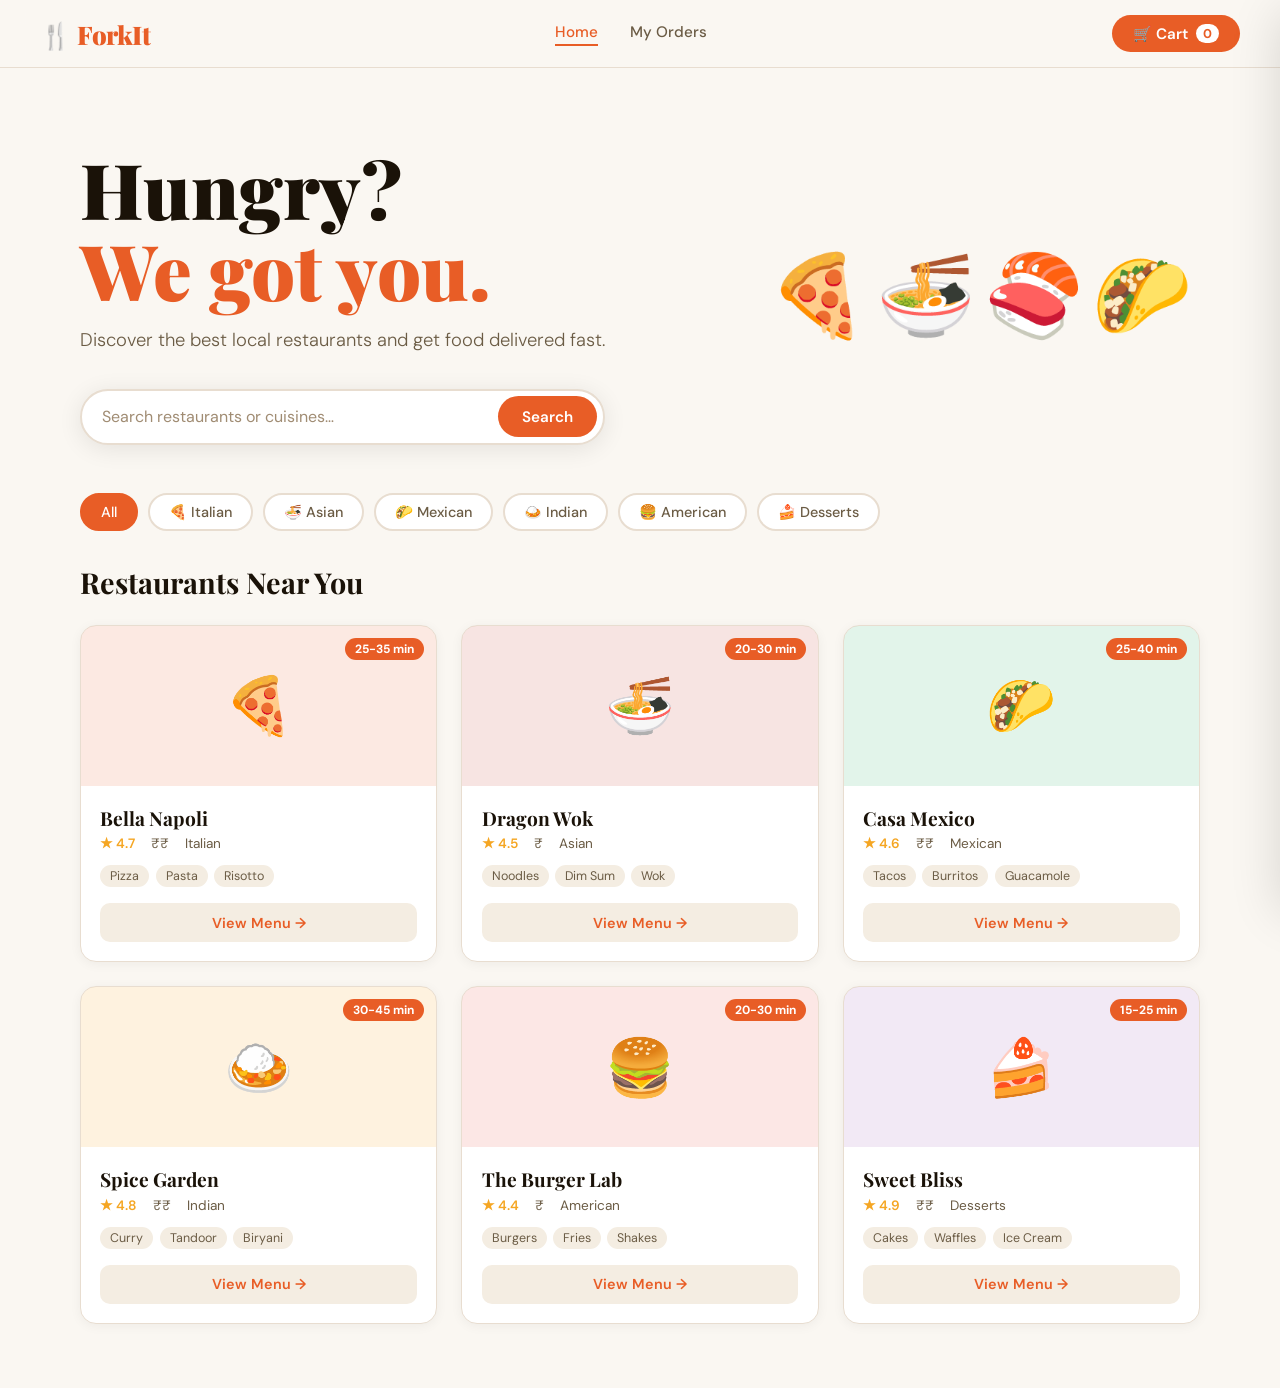
<file: FoodOrder Application/index.html>
<!DOCTYPE html>
<html lang="en">
<head>
  <meta charset="UTF-8" />
  <meta name="viewport" content="width=device-width, initial-scale=1.0"/>
  <title>ForkIt — Food Ordering</title>
  <link rel="stylesheet" href="styles.css" />
  <link href="https://fonts.googleapis.com/css2?family=Playfair+Display:wght@700;900&family=DM+Sans:wght@300;400;500;600&display=swap" rel="stylesheet"/>
</head>
<body>

  <!-- NAVBAR -->
  <nav class="navbar">
    <div class="nav-brand">🍴 ForkIt</div>
    <div class="nav-links">
      <a href="index.html" class="active">Home</a>
      <a href="orders.html">My Orders</a>
    </div>
    <button class="cart-btn" onclick="openCart()">
      🛒 Cart <span class="cart-count" id="cartCount">0</span>
    </button>
  </nav>

  <!-- HERO -->
  <section class="hero">
    <div class="hero-content">
      <h1>Hungry?<br/><span>We got you.</span></h1>
      <p>Discover the best local restaurants and get food delivered fast.</p>
      <div class="search-bar">
        <input type="text" id="searchInput" placeholder="Search restaurants or cuisines…" oninput="filterRestaurants()"/>
        <button onclick="filterRestaurants()">Search</button>
      </div>
    </div>
    <div class="hero-illustration">🍕🍜🍣🌮</div>
  </section>

  <!-- CUISINE FILTERS -->
  <section class="filters-section">
    <div class="filter-chips" id="filterChips">
      <button class="chip active" onclick="setCuisine('All', this)">All</button>
      <button class="chip" onclick="setCuisine('Italian', this)">🍕 Italian</button>
      <button class="chip" onclick="setCuisine('Asian', this)">🍜 Asian</button>
      <button class="chip" onclick="setCuisine('Mexican', this)">🌮 Mexican</button>
      <button class="chip" onclick="setCuisine('Indian', this)">🍛 Indian</button>
      <button class="chip" onclick="setCuisine('American', this)">🍔 American</button>
      <button class="chip" onclick="setCuisine('Desserts', this)">🍰 Desserts</button>
    </div>
  </section>

  <!-- RESTAURANTS GRID -->
  <section class="restaurants-section">
    <h2>Restaurants Near You</h2>
    <div class="restaurant-grid" id="restaurantGrid"></div>
  </section>

  <!-- MENU MODAL -->
  <div class="modal-overlay" id="menuModal">
    <div class="modal">
      <button class="modal-close" onclick="closeMenu()">✕</button>
      <div class="modal-header" id="modalHeader"></div>
      <div class="menu-categories" id="menuCategories"></div>
      <div class="menu-items" id="menuItems"></div>
      <div class="modal-footer">
        <button class="view-cart-btn" onclick="openCart()">View Cart <span id="modalCartCount">0</span> items</button>
      </div>
    </div>
  </div>

  <!-- CART DRAWER -->
  <div class="cart-overlay" id="cartOverlay" onclick="closeCart()"></div>
  <div class="cart-drawer" id="cartDrawer">
    <div class="cart-header">
      <h3>Your Cart</h3>
      <button onclick="closeCart()">✕</button>
    </div>
    <div class="cart-items" id="cartItems">
      <div class="empty-cart">Your cart is empty 🛒</div>
    </div>
    <div class="cart-summary" id="cartSummary" style="display:none">
      <div class="summary-row"><span>Subtotal</span><span id="subtotal">₹0</span></div>
      <div class="summary-row"><span>Delivery Fee</span><span>₹30</span></div>
      <div class="summary-row total"><span>Total</span><span id="totalAmount">₹0</span></div>
      <button class="place-order-btn" onclick="openCheckout()">Proceed to Checkout →</button>
    </div>
  </div>

  <!-- CHECKOUT MODAL -->
  <div class="modal-overlay" id="checkoutModal">
    <div class="modal checkout-modal">
      <button class="modal-close" onclick="closeCheckout()">✕</button>
      <h2>Checkout</h2>
      <div class="checkout-form">
        <label>Full Name</label>
        <input type="text" id="custName" placeholder="John Doe" />
        <label>Phone Number</label>
        <input type="tel" id="custPhone" placeholder="+91 9876543210" />
        <label>Delivery Address</label>
        <textarea id="custAddress" placeholder="House No, Street, City…" rows="3"></textarea>
        <label>Payment Method</label>
        <div class="payment-options">
          <label class="pay-opt"><input type="radio" name="pay" value="COD" checked/> Cash on Delivery</label>
          <label class="pay-opt"><input type="radio" name="pay" value="UPI"/> UPI</label>
          <label class="pay-opt"><input type="radio" name="pay" value="Card"/> Card</label>
        </div>
      </div>
      <div class="checkout-total">
        Total: <strong id="checkoutTotal">₹0</strong>
      </div>
      <button class="place-order-btn" onclick="placeOrder()">Place Order 🎉</button>
    </div>
  </div>

  <!-- ORDER SUCCESS -->
  <div class="modal-overlay" id="successModal">
    <div class="modal success-modal">
      <div class="success-icon">🎉</div>
      <h2>Order Placed!</h2>
      <p id="successMsg">Your order has been placed successfully.</p>
      <p class="order-id-display">Order ID: <strong id="displayOrderId"></strong></p>
      <button class="place-order-btn" onclick="viewOrders()">Track Order →</button>
      <button class="secondary-btn" onclick="closeSuccess()">Continue Ordering</button>
    </div>
  </div>

  <script src="script.js"></script>
</body>
</html>
</file>
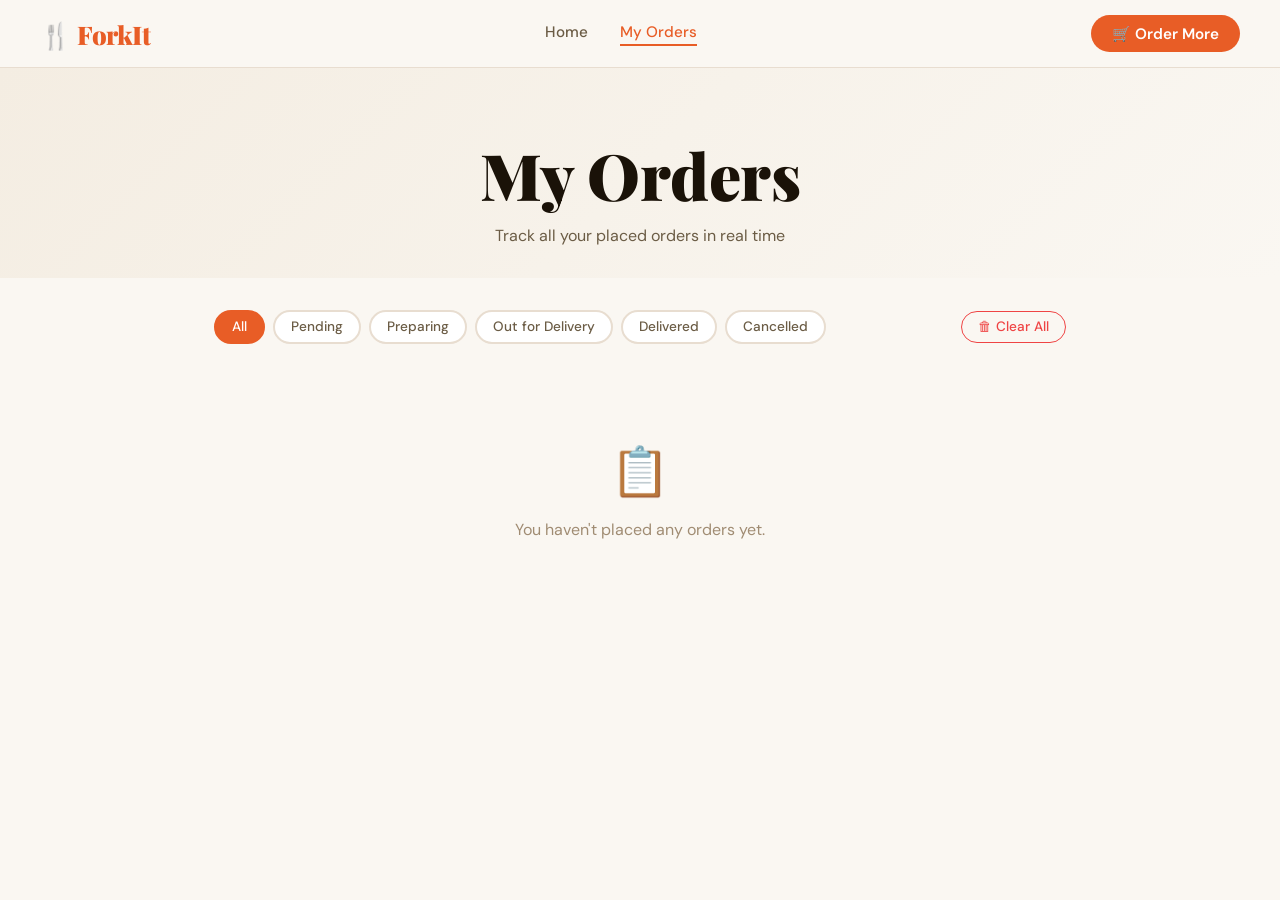
<file: FoodOrder Application/orders.html>
<!DOCTYPE html>
<html lang="en">
<head>
  <meta charset="UTF-8" />
  <meta name="viewport" content="width=device-width, initial-scale=1.0"/>
  <title>ForkIt — My Orders</title>
  <link rel="stylesheet" href="styles.css" />
  <link href="https://fonts.googleapis.com/css2?family=Playfair+Display:wght@700;900&family=DM+Sans:wght@300;400;500;600&display=swap" rel="stylesheet"/>
</head>
<body>

  <!-- NAVBAR -->
  <nav class="navbar">
    <div class="nav-brand">🍴 ForkIt</div>
    <div class="nav-links">
      <a href="index.html">Home</a>
      <a href="orders.html" class="active">My Orders</a>
    </div>
    <button class="cart-btn" onclick="window.location='index.html'">
      🛒 Order More
    </button>
  </nav>

  <section class="page-hero">
    <h1>My Orders</h1>
    <p>Track all your placed orders in real time</p>
  </section>

  <section class="orders-section">
    <div class="orders-toolbar">
      <div class="filter-pills">
        <button class="pill active" onclick="filterOrders('All', this)">All</button>
        <button class="pill" onclick="filterOrders('Pending', this)">Pending</button>
        <button class="pill" onclick="filterOrders('Preparing', this)">Preparing</button>
        <button class="pill" onclick="filterOrders('Out for Delivery', this)">Out for Delivery</button>
        <button class="pill" onclick="filterOrders('Delivered', this)">Delivered</button>
        <button class="pill" onclick="filterOrders('Cancelled', this)">Cancelled</button>
      </div>
      <button class="clear-btn" onclick="clearAllOrders()">🗑 Clear All</button>
    </div>

    <div id="ordersList" class="orders-list"></div>
  </section>

  <!-- ORDER DETAIL MODAL -->
  <div class="modal-overlay" id="orderDetailModal">
    <div class="modal order-detail-modal">
      <button class="modal-close" onclick="closeOrderDetail()">✕</button>
      <div id="orderDetailContent"></div>
    </div>
  </div>

  <script src="script.js"></script>
  <script>
    document.addEventListener('DOMContentLoaded', renderOrders);
  </script>
</body>
</html>
</file>
<file: FoodOrder Application/styles.css>
/* ===========================
   FORKIT — styles.css
   Warm editorial food theme
   =========================== */

   :root {
    --bg: #faf7f2;
    --surface: #ffffff;
    --surface2: #f4ede2;
    --accent: #e85d26;
    --accent2: #f5a623;
    --accent-dark: #c44a18;
    --text: #1a1208;
    --text2: #6b5c45;
    --text3: #a08c73;
    --border: #e8ddd0;
    --shadow: 0 4px 24px rgba(0,0,0,0.09);
    --shadow-lg: 0 12px 48px rgba(0,0,0,0.14);
    --radius: 16px;
    --radius-sm: 10px;
    --font-display: 'Playfair Display', serif;
    --font-body: 'DM Sans', sans-serif;
  
    /* Status Colors */
    --status-pending: #f59e0b;
    --status-preparing: #3b82f6;
    --status-delivery: #8b5cf6;
    --status-delivered: #10b981;
    --status-cancelled: #ef4444;
  }
  
  *, *::before, *::after { box-sizing: border-box; margin: 0; padding: 0; }
  
  body {
    background: var(--bg);
    font-family: var(--font-body);
    color: var(--text);
    min-height: 100vh;
  }
  
  /* ---- SCROLLBAR ---- */
  ::-webkit-scrollbar { width: 6px; }
  ::-webkit-scrollbar-track { background: var(--bg); }
  ::-webkit-scrollbar-thumb { background: var(--border); border-radius: 99px; }
  
  /* ====================
     NAVBAR
     ==================== */
  .navbar {
    position: sticky; top: 0; z-index: 100;
    display: flex; align-items: center; justify-content: space-between;
    padding: 0 2.5rem;
    height: 68px;
    background: rgba(250,247,242,0.92);
    backdrop-filter: blur(12px);
    border-bottom: 1px solid var(--border);
  }
  .nav-brand {
    font-family: var(--font-display);
    font-size: 1.6rem; font-weight: 900;
    color: var(--accent);
    letter-spacing: -0.5px;
  }
  .nav-links { display: flex; gap: 2rem; }
  .nav-links a {
    text-decoration: none;
    font-weight: 500; font-size: 0.95rem;
    color: var(--text2);
    padding-bottom: 2px;
    border-bottom: 2px solid transparent;
    transition: all 0.2s;
  }
  .nav-links a:hover, .nav-links a.active {
    color: var(--accent);
    border-bottom-color: var(--accent);
  }
  .cart-btn {
    display: flex; align-items: center; gap: 0.5rem;
    background: var(--accent); color: #fff;
    border: none; border-radius: 99px;
    padding: 0.55rem 1.3rem;
    font-family: var(--font-body); font-size: 0.95rem; font-weight: 600;
    cursor: pointer; transition: all 0.2s;
  }
  .cart-btn:hover { background: var(--accent-dark); transform: translateY(-1px); }
  .cart-count {
    background: #fff; color: var(--accent);
    border-radius: 99px; padding: 1px 7px;
    font-size: 0.8rem; font-weight: 700;
    min-width: 22px; text-align: center;
  }
  
  /* ====================
     HERO
     ==================== */
  .hero {
    display: flex; align-items: center; justify-content: space-between;
    padding: 5rem 2.5rem 3rem;
    max-width: 1200px; margin: 0 auto;
    gap: 2rem;
  }
  .hero-content { max-width: 540px; }
  .hero-content h1 {
    font-family: var(--font-display);
    font-size: clamp(3rem, 6vw, 5.5rem);
    font-weight: 900; line-height: 1.05;
    color: var(--text);
  }
  .hero-content h1 span { color: var(--accent); }
  .hero-content p {
    margin: 1rem 0 2rem;
    font-size: 1.15rem; color: var(--text2);
    font-weight: 300; line-height: 1.7;
  }
  .search-bar {
    display: flex; gap: 0.5rem;
    background: var(--surface); border: 2px solid var(--border);
    border-radius: 99px; padding: 0.35rem 0.35rem 0.35rem 1.25rem;
    box-shadow: var(--shadow);
  }
  .search-bar input {
    flex: 1; border: none; outline: none;
    font-family: var(--font-body); font-size: 1rem;
    background: transparent; color: var(--text);
  }
  .search-bar input::placeholder { color: var(--text3); }
  .search-bar button {
    background: var(--accent); color: #fff;
    border: none; border-radius: 99px;
    padding: 0.65rem 1.5rem;
    font-family: var(--font-body); font-weight: 600; font-size: 0.95rem;
    cursor: pointer; transition: background 0.2s;
    white-space: nowrap;
  }
  .search-bar button:hover { background: var(--accent-dark); }
  .hero-illustration {
    font-size: 5rem; letter-spacing: 0.5rem;
    animation: float 3s ease-in-out infinite;
    user-select: none;
  }
  @keyframes float { 0%,100%{transform:translateY(0)} 50%{transform:translateY(-12px)} }
  
  /* ====================
     FILTER CHIPS
     ==================== */
  .filters-section {
    max-width: 1200px; margin: 0 auto;
    padding: 0 2.5rem 2rem;
  }
  .filter-chips { display: flex; gap: 0.6rem; flex-wrap: wrap; }
  .chip {
    background: var(--surface); border: 2px solid var(--border);
    border-radius: 99px; padding: 0.5rem 1.2rem;
    font-family: var(--font-body); font-size: 0.9rem; font-weight: 500;
    cursor: pointer; transition: all 0.2s; color: var(--text2);
  }
  .chip:hover { border-color: var(--accent); color: var(--accent); }
  .chip.active {
    background: var(--accent); border-color: var(--accent);
    color: #fff;
  }
  
  /* ====================
     RESTAURANT GRID
     ==================== */
  .restaurants-section {
    max-width: 1200px; margin: 0 auto;
    padding: 0 2.5rem 4rem;
  }
  .restaurants-section h2 {
    font-family: var(--font-display);
    font-size: 1.8rem; font-weight: 700;
    margin-bottom: 1.5rem; color: var(--text);
  }
  .restaurant-grid {
    display: grid;
    grid-template-columns: repeat(auto-fill, minmax(300px, 1fr));
    gap: 1.5rem;
  }
  .restaurant-card {
    background: var(--surface);
    border-radius: var(--radius);
    border: 1px solid var(--border);
    overflow: hidden;
    cursor: pointer;
    transition: all 0.25s;
    box-shadow: 0 2px 12px rgba(0,0,0,0.05);
  }
  .restaurant-card:hover {
    transform: translateY(-5px);
    box-shadow: var(--shadow-lg);
    border-color: var(--accent);
  }
  .rest-banner {
    height: 160px;
    display: flex; align-items: center; justify-content: center;
    font-size: 3.5rem;
    position: relative; overflow: hidden;
  }
  .rest-badge {
    position: absolute; top: 12px; right: 12px;
    background: var(--accent); color: #fff;
    border-radius: 99px; padding: 3px 10px;
    font-size: 0.75rem; font-weight: 700;
  }
  .rest-info { padding: 1.2rem; }
  .rest-info h3 {
    font-family: var(--font-display);
    font-size: 1.2rem; font-weight: 700;
    margin-bottom: 0.3rem;
  }
  .rest-meta {
    display: flex; gap: 1rem; align-items: center;
    font-size: 0.85rem; color: var(--text2);
    margin-bottom: 0.8rem;
  }
  .rating { color: var(--accent2); font-weight: 600; }
  .rest-tags {
    display: flex; gap: 0.4rem; flex-wrap: wrap;
  }
  .tag {
    background: var(--surface2); border-radius: 99px;
    padding: 3px 10px; font-size: 0.78rem; color: var(--text2);
  }
  .open-menu-btn {
    width: 100%; margin-top: 1rem;
    background: var(--surface2); border: none;
    border-radius: var(--radius-sm);
    padding: 0.65rem; font-family: var(--font-body);
    font-size: 0.9rem; font-weight: 600; color: var(--accent);
    cursor: pointer; transition: all 0.2s;
  }
  .open-menu-btn:hover { background: var(--accent); color: #fff; }
  
  /* ====================
     MODALS
     ==================== */
  .modal-overlay {
    display: none; position: fixed; inset: 0; z-index: 200;
    background: rgba(0,0,0,0.45);
    align-items: center; justify-content: center;
    padding: 1rem;
  }
  .modal-overlay.open { display: flex; }
  .modal {
    background: var(--surface);
    border-radius: var(--radius);
    max-width: 680px; width: 100%;
    max-height: 88vh; overflow-y: auto;
    position: relative;
    box-shadow: var(--shadow-lg);
    animation: slideUp 0.3s ease;
  }
  @keyframes slideUp { from{transform:translateY(30px);opacity:0} to{transform:none;opacity:1} }
  .modal-close {
    position: absolute; top: 1rem; right: 1rem;
    background: var(--surface2); border: none;
    border-radius: 50%; width: 36px; height: 36px;
    font-size: 1rem; cursor: pointer; z-index: 2;
    transition: background 0.2s;
  }
  .modal-close:hover { background: var(--border); }
  
  /* MENU MODAL */
  .modal-header {
    background: linear-gradient(135deg, var(--accent), var(--accent2));
    color: #fff; padding: 2.5rem 2rem 1.5rem;
    border-radius: var(--radius) var(--radius) 0 0;
  }
  .modal-header h2 { font-family: var(--font-display); font-size: 2rem; }
  .modal-header p { opacity: 0.85; margin-top: 0.3rem; font-size: 0.95rem; }
  .menu-categories {
    display: flex; gap: 0.5rem; flex-wrap: wrap;
    padding: 1rem 1.5rem 0;
  }
  .menu-cat-btn {
    background: var(--surface2); border: none;
    border-radius: 99px; padding: 0.4rem 1rem;
    font-family: var(--font-body); font-size: 0.85rem; font-weight: 500;
    cursor: pointer; color: var(--text2); transition: all 0.2s;
  }
  .menu-cat-btn:hover, .menu-cat-btn.active {
    background: var(--accent); color: #fff;
  }
  .menu-items { padding: 1rem 1.5rem 1.5rem; }
  .menu-section-title {
    font-family: var(--font-display);
    font-size: 1.1rem; font-weight: 700;
    color: var(--text2); margin: 1.5rem 0 0.75rem;
    padding-bottom: 0.4rem;
    border-bottom: 2px solid var(--border);
  }
  .menu-item {
    display: flex; gap: 1rem; align-items: flex-start;
    padding: 1rem 0;
    border-bottom: 1px solid var(--border);
  }
  .menu-item:last-child { border-bottom: none; }
  .item-emoji { font-size: 2.2rem; flex-shrink: 0; }
  .item-info { flex: 1; }
  .item-info h4 { font-weight: 600; margin-bottom: 0.2rem; }
  .item-info p { font-size: 0.85rem; color: var(--text2); line-height: 1.5; }
  .item-price { font-weight: 700; color: var(--accent); margin-top: 0.3rem; font-size: 1rem; }
  .item-actions { display: flex; align-items: center; gap: 0.5rem; flex-shrink: 0; }
  .qty-btn {
    width: 30px; height: 30px;
    background: var(--surface2); border: none;
    border-radius: 50%; cursor: pointer;
    font-size: 1.1rem; font-weight: 700;
    display: flex; align-items: center; justify-content: center;
    transition: all 0.15s; color: var(--text);
  }
  .qty-btn:hover { background: var(--accent); color: #fff; }
  .qty-display {
    min-width: 24px; text-align: center;
    font-weight: 600; font-size: 0.95rem;
  }
  .add-btn {
    background: var(--accent); color: #fff;
    border: none; border-radius: var(--radius-sm);
    padding: 0.45rem 1rem;
    font-family: var(--font-body); font-size: 0.85rem; font-weight: 600;
    cursor: pointer; transition: background 0.2s;
  }
  .add-btn:hover { background: var(--accent-dark); }
  .modal-footer {
    padding: 1rem 1.5rem;
    border-top: 1px solid var(--border);
    position: sticky; bottom: 0;
    background: var(--surface);
  }
  .view-cart-btn {
    width: 100%; padding: 0.85rem;
    background: var(--accent); color: #fff;
    border: none; border-radius: var(--radius-sm);
    font-family: var(--font-body); font-size: 1rem; font-weight: 600;
    cursor: pointer; transition: background 0.2s;
  }
  .view-cart-btn:hover { background: var(--accent-dark); }
  
  /* ====================
     CART DRAWER
     ==================== */
  .cart-overlay {
    display: none; position: fixed; inset: 0; z-index: 299;
    background: rgba(0,0,0,0.35);
  }
  .cart-overlay.open { display: block; }
  .cart-drawer {
    position: fixed; right: 0; top: 0; bottom: 0; z-index: 300;
    width: 380px; background: var(--surface);
    box-shadow: var(--shadow-lg);
    transform: translateX(100%);
    transition: transform 0.3s ease;
    display: flex; flex-direction: column;
  }
  .cart-drawer.open { transform: none; }
  .cart-header {
    display: flex; justify-content: space-between; align-items: center;
    padding: 1.5rem;
    border-bottom: 1px solid var(--border);
  }
  .cart-header h3 { font-family: var(--font-display); font-size: 1.4rem; }
  .cart-header button {
    background: var(--surface2); border: none;
    border-radius: 50%; width: 34px; height: 34px;
    cursor: pointer; font-size: 1rem;
  }
  .cart-items {
    flex: 1; overflow-y: auto;
    padding: 1rem 1.5rem;
  }
  .empty-cart {
    text-align: center; padding: 3rem 1rem;
    color: var(--text3); font-size: 1.1rem;
  }
  .cart-item {
    display: flex; gap: 0.75rem; align-items: center;
    padding: 0.85rem 0;
    border-bottom: 1px solid var(--border);
  }
  .cart-item-emoji { font-size: 1.8rem; }
  .cart-item-info { flex: 1; }
  .cart-item-info .name { font-weight: 600; font-size: 0.95rem; }
  .cart-item-info .rest { font-size: 0.8rem; color: var(--text2); }
  .cart-item-info .price { color: var(--accent); font-weight: 700; font-size: 0.9rem; margin-top: 2px; }
  .cart-item-qty {
    display: flex; align-items: center; gap: 0.4rem;
  }
  .cart-summary {
    padding: 1.25rem 1.5rem;
    border-top: 2px solid var(--border);
    background: var(--surface2);
  }
  .summary-row {
    display: flex; justify-content: space-between;
    font-size: 0.95rem; color: var(--text2);
    margin-bottom: 0.5rem;
  }
  .summary-row.total {
    font-size: 1.15rem; font-weight: 700;
    color: var(--text); margin-top: 0.5rem;
    padding-top: 0.5rem;
    border-top: 1px solid var(--border);
  }
  .place-order-btn {
    width: 100%; margin-top: 1rem;
    padding: 0.9rem;
    background: var(--accent); color: #fff;
    border: none; border-radius: var(--radius-sm);
    font-family: var(--font-body); font-size: 1rem; font-weight: 700;
    cursor: pointer; transition: all 0.2s;
    letter-spacing: 0.3px;
  }
  .place-order-btn:hover {
    background: var(--accent-dark);
    transform: translateY(-1px);
  }
  
  /* ====================
     CHECKOUT MODAL
     ==================== */
  .checkout-modal { padding: 2rem; max-width: 500px; }
  .checkout-modal h2 {
    font-family: var(--font-display); font-size: 1.8rem;
    margin-bottom: 1.5rem;
  }
  .checkout-form label {
    display: block; font-size: 0.85rem; font-weight: 600;
    color: var(--text2); margin: 1rem 0 0.35rem;
  }
  .checkout-form input,
  .checkout-form textarea {
    width: 100%; padding: 0.75rem 1rem;
    border: 2px solid var(--border); border-radius: var(--radius-sm);
    font-family: var(--font-body); font-size: 0.95rem;
    background: var(--bg); color: var(--text);
    outline: none; transition: border 0.2s; resize: none;
  }
  .checkout-form input:focus,
  .checkout-form textarea:focus { border-color: var(--accent); }
  .payment-options { display: flex; gap: 1.5rem; flex-wrap: wrap; margin-top: 0.25rem; }
  .pay-opt { display: flex; align-items: center; gap: 0.4rem; font-size: 0.9rem; cursor: pointer; }
  .checkout-total {
    margin: 1.5rem 0 0.5rem;
    padding: 1rem; background: var(--surface2);
    border-radius: var(--radius-sm);
    font-size: 1rem; color: var(--text2); text-align: center;
  }
  .checkout-total strong { font-size: 1.4rem; color: var(--accent); }
  
  /* ====================
     SUCCESS MODAL
     ==================== */
  .success-modal {
    padding: 3rem 2rem; text-align: center;
    max-width: 400px;
  }
  .success-icon { font-size: 4rem; margin-bottom: 1rem; animation: bounce 0.6s ease; }
  @keyframes bounce { 0%{transform:scale(0)} 60%{transform:scale(1.15)} 100%{transform:scale(1)} }
  .success-modal h2 { font-family: var(--font-display); font-size: 2rem; margin-bottom: 0.5rem; }
  .success-modal p { color: var(--text2); margin-bottom: 0.5rem; }
  .order-id-display { font-size: 0.85rem; color: var(--text3); margin-bottom: 1.5rem; }
  .secondary-btn {
    width: 100%; margin-top: 0.75rem;
    padding: 0.75rem;
    background: var(--surface2); color: var(--text2);
    border: 1px solid var(--border); border-radius: var(--radius-sm);
    font-family: var(--font-body); font-size: 0.95rem; font-weight: 600;
    cursor: pointer; transition: all 0.2s;
  }
  .secondary-btn:hover { background: var(--border); }
  
  /* ====================
     ORDERS PAGE
     ==================== */
  .page-hero {
    text-align: center;
    padding: 4rem 2rem 2rem;
    background: linear-gradient(135deg, var(--surface2), var(--bg));
  }
  .page-hero h1 {
    font-family: var(--font-display);
    font-size: clamp(2.5rem, 5vw, 4rem);
    font-weight: 900;
  }
  .page-hero p { color: var(--text2); margin-top: 0.5rem; font-size: 1rem; }
  .orders-section {
    max-width: 900px; margin: 0 auto;
    padding: 2rem 1.5rem 4rem;
  }
  .orders-toolbar {
    display: flex; justify-content: space-between; align-items: center;
    margin-bottom: 2rem; flex-wrap: wrap; gap: 1rem;
  }
  .filter-pills { display: flex; gap: 0.5rem; flex-wrap: wrap; }
  .pill {
    background: var(--surface); border: 2px solid var(--border);
    border-radius: 99px; padding: 0.4rem 1rem;
    font-family: var(--font-body); font-size: 0.85rem; font-weight: 500;
    cursor: pointer; color: var(--text2); transition: all 0.2s;
  }
  .pill:hover { border-color: var(--accent); color: var(--accent); }
  .pill.active { background: var(--accent); border-color: var(--accent); color: #fff; }
  .clear-btn {
    background: none; border: 1.5px solid var(--status-cancelled);
    color: var(--status-cancelled); border-radius: 99px;
    padding: 0.4rem 1rem; font-family: var(--font-body); font-size: 0.85rem;
    font-weight: 500; cursor: pointer; transition: all 0.2s;
  }
  .clear-btn:hover { background: var(--status-cancelled); color: #fff; }
  .orders-list { display: flex; flex-direction: column; gap: 1.25rem; }
  .order-card {
    background: var(--surface); border: 1px solid var(--border);
    border-radius: var(--radius); padding: 1.5rem;
    box-shadow: 0 2px 8px rgba(0,0,0,0.04);
    transition: box-shadow 0.2s;
  }
  .order-card:hover { box-shadow: var(--shadow); }
  .order-card-top {
    display: flex; justify-content: space-between; align-items: flex-start;
    flex-wrap: wrap; gap: 0.75rem; margin-bottom: 1rem;
  }
  .order-id { font-size: 0.8rem; color: var(--text3); margin-bottom: 0.2rem; }
  .order-rest { font-family: var(--font-display); font-size: 1.2rem; font-weight: 700; }
  .order-date { font-size: 0.82rem; color: var(--text3); margin-top: 0.2rem; }
  .status-badge {
    padding: 5px 14px; border-radius: 99px;
    font-size: 0.8rem; font-weight: 700; white-space: nowrap;
  }
  .status-Pending { background: #fef3c7; color: #92400e; }
  .status-Preparing { background: #dbeafe; color: #1e40af; }
  .status-Out-for-Delivery { background: #ede9fe; color: #5b21b6; }
  .status-Delivered { background: #d1fae5; color: #065f46; }
  .status-Cancelled { background: #fee2e2; color: #991b1b; }
  .order-items-preview {
    display: flex; gap: 0.4rem; flex-wrap: wrap; margin-bottom: 1rem;
  }
  .order-item-tag {
    background: var(--surface2); border-radius: 99px;
    padding: 3px 10px; font-size: 0.82rem; color: var(--text2);
  }
  .order-card-footer {
    display: flex; justify-content: space-between; align-items: center;
    flex-wrap: wrap; gap: 0.75rem;
    padding-top: 1rem; border-top: 1px solid var(--border);
  }
  .order-total { font-weight: 700; font-size: 1.05rem; color: var(--accent); }
  .order-actions { display: flex; gap: 0.5rem; }
  .status-select {
    border: 1.5px solid var(--border); border-radius: var(--radius-sm);
    padding: 0.45rem 0.75rem;
    font-family: var(--font-body); font-size: 0.85rem;
    background: var(--bg); color: var(--text);
    cursor: pointer; outline: none; transition: border 0.2s;
  }
  .status-select:focus { border-color: var(--accent); }
  .btn-detail {
    background: var(--surface2); border: 1px solid var(--border);
    border-radius: var(--radius-sm); padding: 0.45rem 0.85rem;
    font-family: var(--font-body); font-size: 0.85rem; font-weight: 500;
    cursor: pointer; color: var(--text2); transition: all 0.2s;
  }
  .btn-detail:hover { background: var(--text); color: #fff; }
  .btn-cancel {
    background: none; border: 1.5px solid var(--status-cancelled);
    color: var(--status-cancelled); border-radius: var(--radius-sm);
    padding: 0.4rem 0.85rem;
    font-family: var(--font-body); font-size: 0.85rem; font-weight: 500;
    cursor: pointer; transition: all 0.2s;
  }
  .btn-cancel:hover { background: var(--status-cancelled); color: #fff; }
  .no-orders {
    text-align: center; padding: 4rem 2rem;
    color: var(--text3);
  }
  .no-orders .icon { font-size: 3rem; margin-bottom: 1rem; }
  .no-orders p { font-size: 1rem; }
  
  /* ORDER DETAIL MODAL */
  .order-detail-modal { padding: 2rem; max-width: 560px; }
  .order-detail-modal h2 { font-family: var(--font-display); font-size: 1.6rem; margin-bottom: 1.5rem; }
  .detail-section { margin-bottom: 1.5rem; }
  .detail-section h4 { font-size: 0.8rem; font-weight: 700; text-transform: uppercase; letter-spacing: 0.8px; color: var(--text3); margin-bottom: 0.75rem; }
  .detail-row { display: flex; justify-content: space-between; padding: 0.5rem 0; border-bottom: 1px solid var(--border); font-size: 0.9rem; }
  .detail-row:last-child { border-bottom: none; }
  .detail-total {
    display: flex; justify-content: space-between;
    font-size: 1.1rem; font-weight: 700;
    padding: 1rem; background: var(--surface2);
    border-radius: var(--radius-sm); margin-top: 1rem;
  }
  .detail-total span:last-child { color: var(--accent); }
  .status-timeline { display: flex; gap: 0; flex-direction: column; }
  .tl-item {
    display: flex; gap: 0.75rem; align-items: flex-start;
    padding-bottom: 1.25rem; position: relative;
  }
  .tl-item::before {
    content: ''; position: absolute; left: 10px; top: 22px;
    width: 2px; height: calc(100% - 18px);
    background: var(--border);
  }
  .tl-item:last-child::before { display: none; }
  .tl-dot {
    width: 22px; height: 22px; border-radius: 50%;
    background: var(--border); border: 3px solid var(--surface);
    flex-shrink: 0; margin-top: 1px;
  }
  .tl-dot.done { background: var(--status-delivered); }
  .tl-dot.current { background: var(--accent); }
  .tl-label { font-size: 0.9rem; font-weight: 500; }
  .tl-time { font-size: 0.78rem; color: var(--text3); margin-top: 2px; }
  
  /* ====================
     RESPONSIVE
     ==================== */
  @media (max-width: 768px) {
    .navbar { padding: 0 1.25rem; }
    .hero { flex-direction: column; padding: 3rem 1.25rem 2rem; text-align: center; }
    .hero-illustration { font-size: 3rem; }
    .filters-section, .restaurants-section { padding-left: 1.25rem; padding-right: 1.25rem; }
    .cart-drawer { width: 100%; }
    .modal { max-width: 100%; margin: 0.5rem; max-height: 94vh; }
  }
</file>
